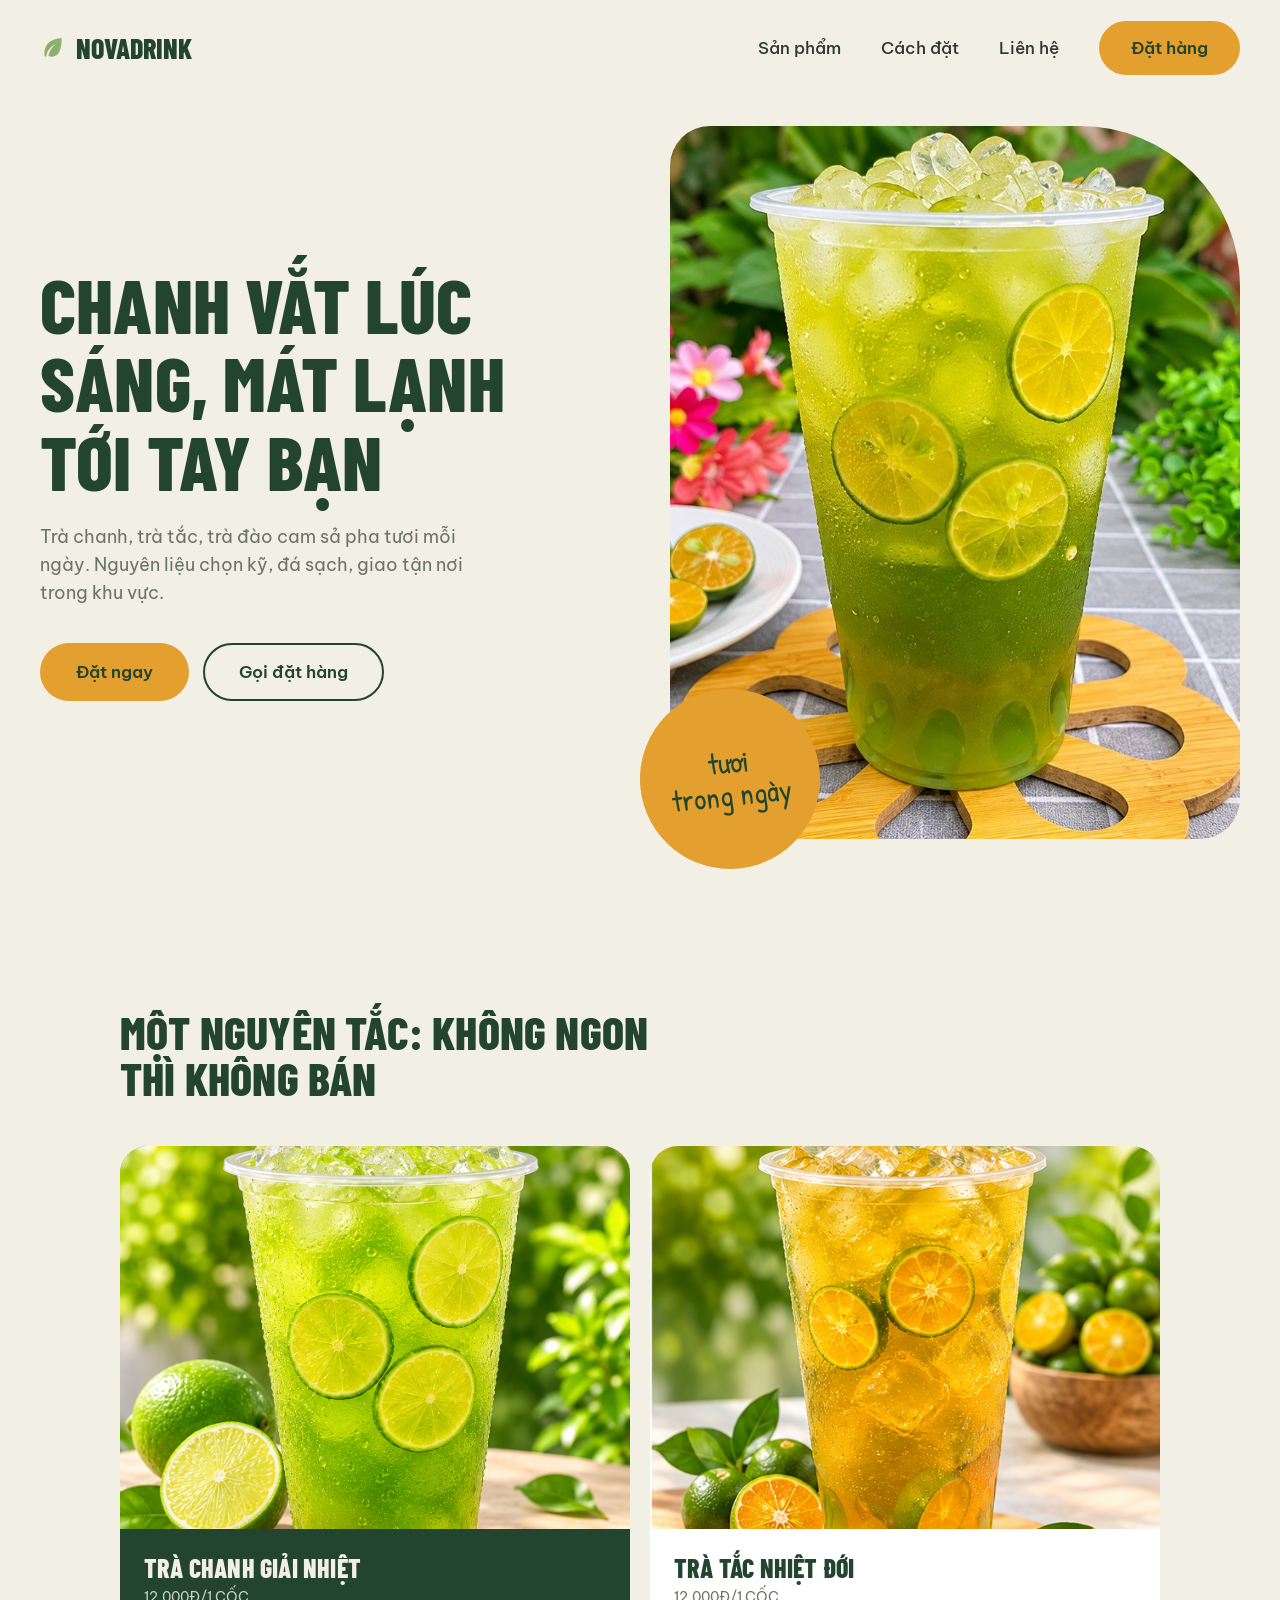
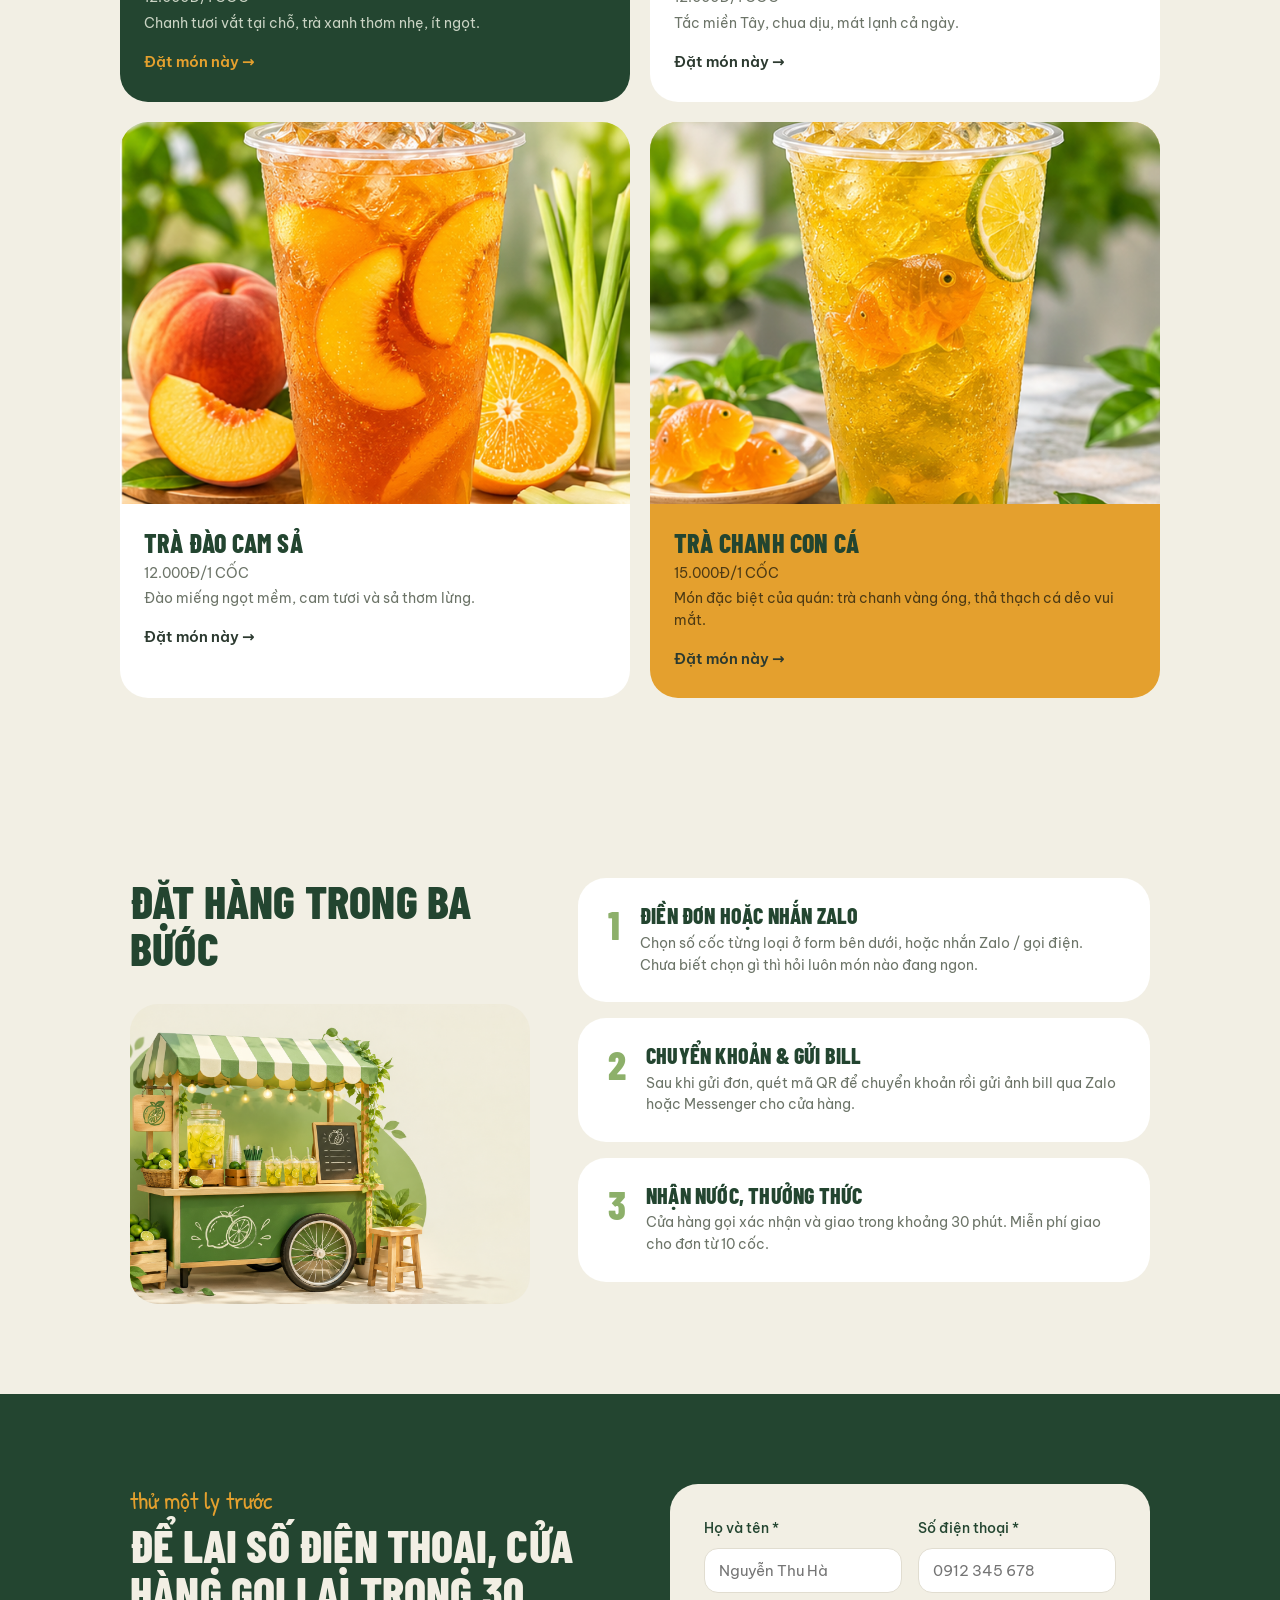
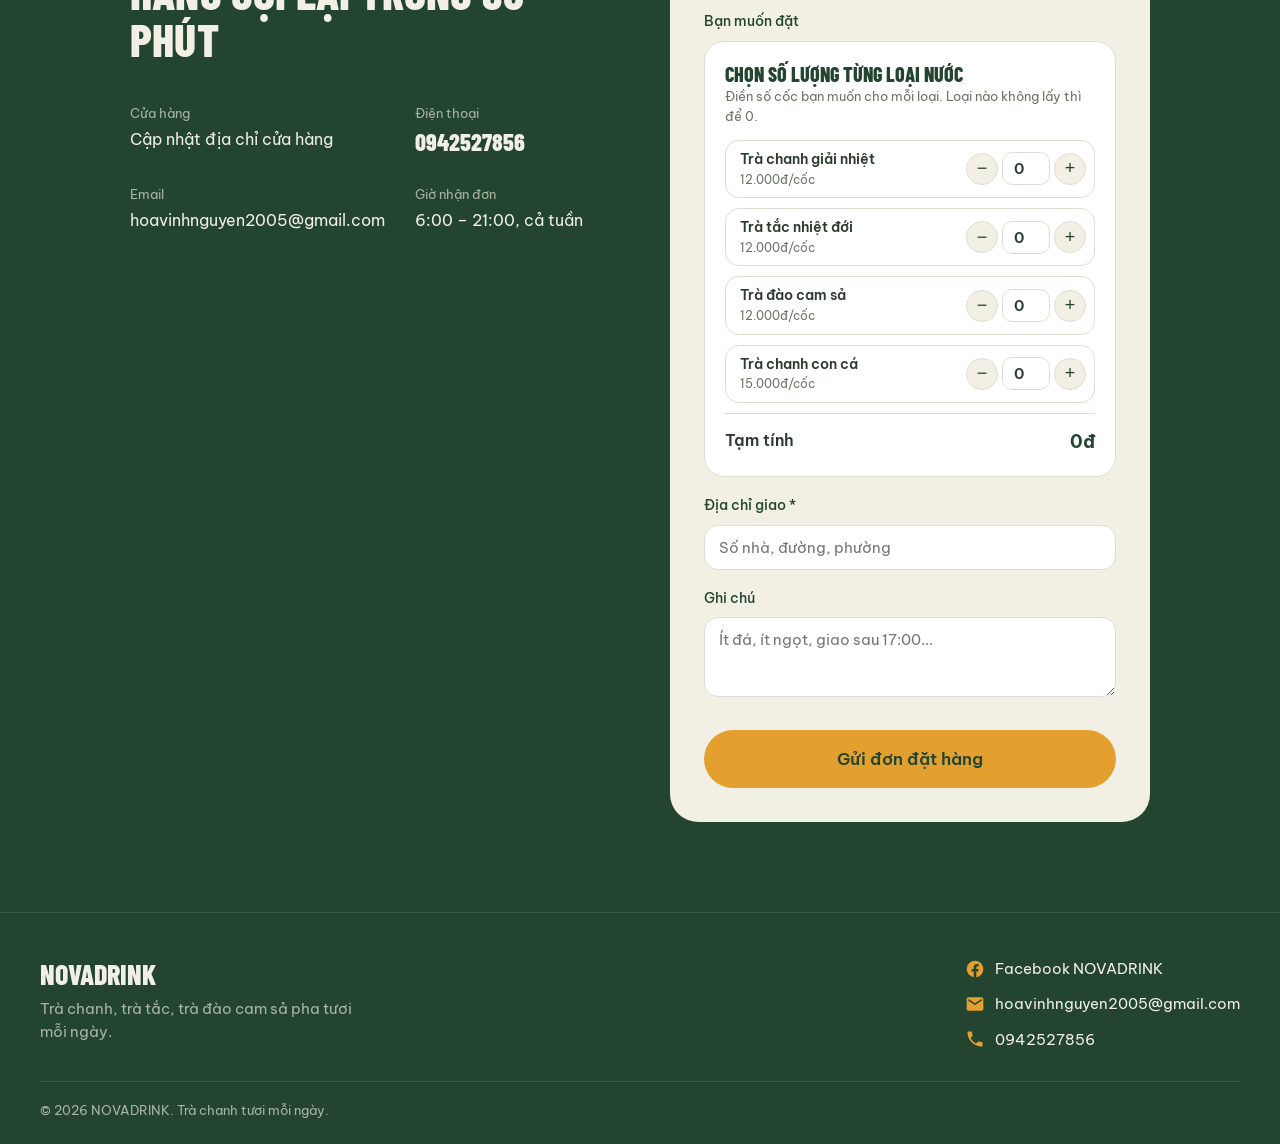
<file: index.html>
<!DOCTYPE html>
<html lang="vi">
<head>
  <meta charset="UTF-8" />
  <meta name="viewport" content="width=device-width, initial-scale=1.0" />
  <title>NOVADRINK – Trà chanh tươi mỗi ngày</title>
  <meta name="description" content="NOVADRINK – trà chanh, trà tắc, trà đào cam sả pha tươi, giao tận nơi." />
  <link rel="preconnect" href="https://fonts.googleapis.com" />
  <link rel="preconnect" href="https://fonts.gstatic.com" crossorigin />
  <link href="https://fonts.googleapis.com/css2?family=Barlow+Condensed:wght@700;800&family=Be+Vietnam+Pro:wght@400;500;600;700&family=Patrick+Hand&display=swap&subset=vietnamese" rel="stylesheet" />
  <link rel="stylesheet" href="css/style.css" />
</head>
<body>

  <!-- HEADER -->
  <header class="header">
    <div class="container">
      <a href="#" class="logo">
        <svg viewBox="0 0 24 24" fill="#8db06a"><path d="M20 3C10 3 4 9 4 17c0 1.4.3 2.6.7 3.5L6 19c.5-4 3-8 9-11-4 3-6.5 6.6-7.2 11.3 1 .5 2.1.7 3.2.7 6.6 0 9-7 9-17z"/></svg>
        NOVADRINK
      </a>
      <button class="menu-toggle" aria-label="Mở menu"><span></span><span></span><span></span></button>
      <nav class="nav">
        <a href="#san-pham">Sản phẩm</a>
        <a href="#cach-dat">Cách đặt</a>
        <a href="#lien-he">Liên hệ</a>
        <a href="#dat-hang" class="btn btn-orange">Đặt hàng</a>
      </nav>
    </div>
  </header>

  <!-- HERO -->
  <section class="hero">
    <div class="container">
      <div class="hero-text">
        <h1>Chanh vắt lúc sáng, mát lạnh tới tay bạn</h1>
        <p>Trà chanh, trà tắc, trà đào cam sả pha tươi mỗi ngày. Nguyên liệu chọn kỹ, đá sạch, giao tận nơi trong khu vực.</p>
        <div class="actions">
          <a href="#dat-hang" class="btn btn-orange">Đặt ngay</a>
          <a href="tel:0942527856" class="btn btn-outline" data-tel>Gọi đặt hàng</a>
        </div>
      </div>
      <div class="hero-img">
        <div class="frame"><img src="images/hero.jpg" alt="Cốc trà tắc mát lạnh" data-ph="🍋" /></div>
        <div class="badge">tươi<br />trong ngày</div>
      </div>
    </div>
  </section>

  <!-- PRODUCTS -->
  <section class="section products" id="san-pham">
    <div class="container">
      <h2>Một nguyên tắc: không ngon thì không bán</h2>
      <div class="grid-2" id="product-grid"><!-- render bằng JS --></div>
    </div>
  </section>

  <!-- STEPS -->
  <section class="section steps" id="cach-dat">
    <div class="container">
      <div>
        <h2>Đặt hàng trong ba bước</h2>
        <div class="side-img"><img src="images/steps.png" alt="Xe trà chanh NOVADRINK" data-ph="🥤" /></div>
      </div>
      <div class="step-list">
        <div class="step">
          <div class="num">1</div>
          <div>
            <h3>Điền đơn hoặc nhắn Zalo</h3>
            <p>Chọn số cốc từng loại ở form bên dưới, hoặc nhắn Zalo / gọi điện. Chưa biết chọn gì thì hỏi luôn món nào đang ngon.</p>
          </div>
        </div>
        <div class="step">
          <div class="num">2</div>
          <div>
            <h3>Chuyển khoản &amp; gửi bill</h3>
            <p>Sau khi gửi đơn, quét mã QR để chuyển khoản rồi gửi ảnh bill qua Zalo hoặc Messenger cho cửa hàng.</p>
          </div>
        </div>
        <div class="step">
          <div class="num">3</div>
          <div>
            <h3>Nhận nước, thưởng thức</h3>
            <p>Cửa hàng gọi xác nhận và giao trong khoảng 30 phút. Miễn phí giao cho đơn từ 10 cốc.</p>
          </div>
        </div>
      </div>
    </div>
  </section>

  <!-- ORDER FORM -->
  <section class="section order" id="dat-hang">
    <div class="container">
      <div id="lien-he">
        <span class="eyebrow">thử một ly trước</span>
        <h2>Để lại số điện thoại, cửa hàng gọi lại trong 30 phút</h2>
        <div class="contact-grid">
          <div><small>Cửa hàng</small><span data-shop="address"></span></div>
          <div><small>Điện thoại</small><a class="big" data-shop="phone" data-tel></a></div>
          <div><small>Email</small><a data-shop="email"></a></div>
          <div><small>Giờ nhận đơn</small><span data-shop="hours"></span></div>
        </div>
      </div>

      <form class="form-card" id="order-form" novalidate>
        <div class="form-row">
          <div class="field">
            <label for="name">Họ và tên *</label>
            <input id="name" name="name" placeholder="Nguyễn Thu Hà" autocomplete="name" />
            <div class="error">Vui lòng nhập họ tên</div>
          </div>
          <div class="field">
            <label for="phone">Số điện thoại *</label>
            <input id="phone" name="phone" type="tel" placeholder="0912 345 678" autocomplete="tel" />
            <div class="error">Số điện thoại không hợp lệ</div>
          </div>
        </div>

        <div class="field">
          <label>Bạn muốn đặt</label>
          <div class="picker" id="picker">
            <h4>Chọn số lượng từng loại nước</h4>
            <p>Điền số cốc bạn muốn cho mỗi loại. Loại nào không lấy thì để 0.</p>
            <div id="qty-list"><!-- render bằng JS --></div>
            <div class="total"><span>Tạm tính</span><strong id="subtotal">0đ</strong></div>
          </div>
          <div class="picker-error">Vui lòng chọn ít nhất 1 cốc</div>
        </div>

        <div class="field">
          <label for="address">Địa chỉ giao *</label>
          <input id="address" name="address" placeholder="Số nhà, đường, phường" autocomplete="street-address" />
          <div class="error">Vui lòng nhập địa chỉ giao</div>
        </div>

        <div class="field">
          <label for="note">Ghi chú</label>
          <textarea id="note" name="note" placeholder="Ít đá, ít ngọt, giao sau 17:00..."></textarea>
        </div>

        <button type="submit" class="btn btn-orange">Gửi đơn đặt hàng</button>
      </form>
    </div>
  </section>

  <footer class="footer">
    <div class="container footer-top">
      <div class="footer-brand">
        <div class="logo">NOVADRINK</div>
        <p>Trà chanh, trà tắc, trà đào cam sả pha tươi mỗi ngày.</p>
      </div>
      <ul class="footer-links">
        <li>
          <svg viewBox="0 0 24 24" aria-hidden="true"><path fill="currentColor" d="M22 12a10 10 0 1 0-11.56 9.88v-6.99H7.9V12h2.54V9.8c0-2.5 1.49-3.89 3.78-3.89 1.09 0 2.24.2 2.24.2v2.46h-1.26c-1.24 0-1.63.77-1.63 1.56V12h2.78l-.44 2.89h-2.34v6.99A10 10 0 0 0 22 12z"/></svg>
          <a data-shop-link="facebook" target="_blank" rel="noopener">Facebook NOVADRINK</a>
        </li>
        <li>
          <svg viewBox="0 0 24 24" aria-hidden="true"><path fill="currentColor" d="M20 4H4a2 2 0 0 0-2 2v12a2 2 0 0 0 2 2h16a2 2 0 0 0 2-2V6a2 2 0 0 0-2-2zm0 4.24-8 5-8-5V6l8 5 8-5v2.24z"/></svg>
          <a data-shop="email"></a>
        </li>
        <li>
          <svg viewBox="0 0 24 24" aria-hidden="true"><path fill="currentColor" d="M6.6 10.8a15.1 15.1 0 0 0 6.6 6.6l2.2-2.2a1 1 0 0 1 1-.25 11.4 11.4 0 0 0 3.6.57 1 1 0 0 1 1 1V20a1 1 0 0 1-1 1A17 17 0 0 1 3 4a1 1 0 0 1 1-1h3.5a1 1 0 0 1 1 1c0 1.25.2 2.45.57 3.57a1 1 0 0 1-.25 1L6.6 10.8z"/></svg>
          <a data-shop="phone" data-tel></a>
        </li>
      </ul>
    </div>
    <div class="container footer-bottom">
      <span>© <span id="year"></span> NOVADRINK. Trà chanh tươi mỗi ngày.</span>
    </div>
  </footer>

  <script src="js/config.js"></script>
  <script src="js/main.js"></script>
  <script src="js/common.js"></script>
</body>
</html>
</file>
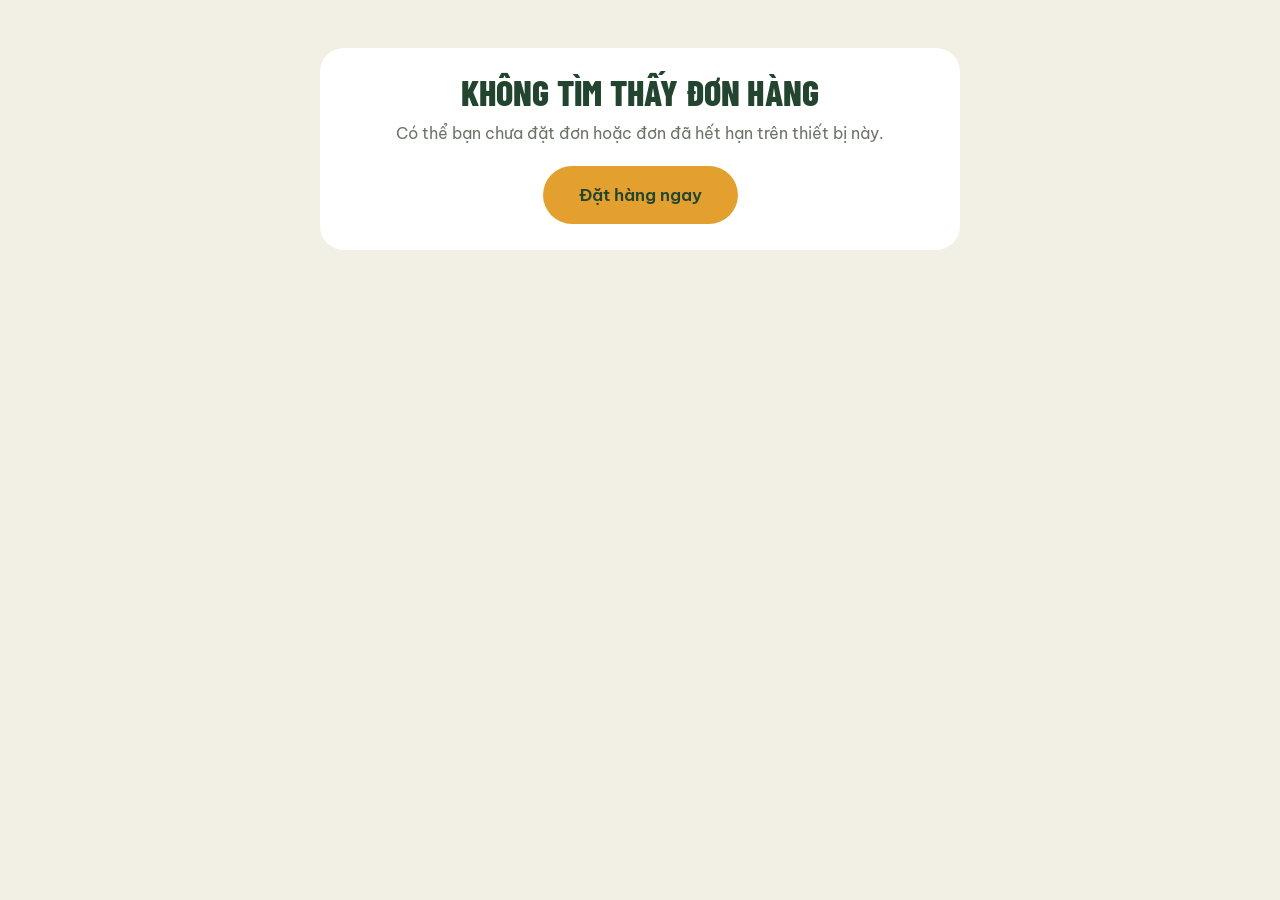
<file: order.html>
<!DOCTYPE html>
<html lang="vi">
<head>
  <meta charset="UTF-8" />
  <meta name="viewport" content="width=device-width, initial-scale=1.0" />
  <title>Đơn hàng – NOVADRINK</title>
  <link rel="preconnect" href="https://fonts.googleapis.com" />
  <link rel="preconnect" href="https://fonts.gstatic.com" crossorigin />
  <link href="https://fonts.googleapis.com/css2?family=Barlow+Condensed:wght@700;800&family=Be+Vietnam+Pro:wght@400;500;600;700&family=Patrick+Hand&display=swap&subset=vietnamese" rel="stylesheet" />
  <link rel="stylesheet" href="css/style.css" />
  <style>
    .wrap { width: min(640px, 100% - 32px); margin: 48px auto 70px; }
    .head { text-align: center; margin-bottom: 26px; }
    .pill { display: inline-flex; align-items: center; gap: 8px; background: var(--green-tint); color: var(--green); font-size: 13px; font-weight: 600; padding: 6px 14px; border-radius: 999px; margin-bottom: 14px; }
    .pill::before { content: ""; width: 8px; height: 8px; border-radius: 50%; background: var(--green-soft); }
    .head h1 { font-size: clamp(34px, 6vw, 46px); margin-bottom: 10px; }
    .head p { color: var(--muted); font-size: 15px; max-width: 460px; margin: 0 auto; }
    .box { background: var(--white); border-radius: 24px; padding: 26px; margin-bottom: 16px; }
    .box h2 { font-size: 22px; margin-bottom: 16px; display: flex; justify-content: space-between; align-items: baseline; gap: 10px; }
    .box h2 small { font: 600 14px var(--font-body); text-transform: none; color: var(--muted); }
    .info { display: grid; grid-template-columns: 1fr 1fr; gap: 14px 20px; }
    .info .full { grid-column: 1 / -1; }
    .k { font-size: 12px; color: var(--muted); }
    .v { font-weight: 600; color: var(--green); word-break: break-word; }
    .item { display: flex; justify-content: space-between; gap: 12px; padding: 12px 0; border-bottom: 1px solid var(--line); }
    .item .v small { display: block; font-weight: 400; font-size: 13px; color: var(--muted); }
    .sum { display: flex; justify-content: space-between; align-items: center; padding-top: 14px; }
    .sum strong { font: 800 30px var(--font-head); color: var(--green); }
    .hint { font-size: 13px; color: var(--muted); margin-top: 6px; }
    .pay { background: var(--cream); border-radius: 18px; padding: 18px; display: grid; grid-template-columns: 200px 1fr; gap: 20px; align-items: start; }
    .qr { background: var(--white); border-radius: 14px; padding: 8px; aspect-ratio: 1; display: grid; place-items: center; text-align: center; font-size: 13px; color: var(--muted); }
    .qr img { width: 100%; height: auto; border-radius: 8px; }
    .pay .row { margin-bottom: 10px; }
    .copy { margin-left: 6px; font: 600 11px var(--font-body); border: 1px solid var(--line); background: var(--white); color: var(--green); border-radius: 999px; padding: 2px 9px; cursor: pointer; vertical-align: middle; }
    .copy.done { background: var(--green-soft); border-color: var(--green-soft); }
    .actions { display: flex; flex-wrap: wrap; gap: 10px; margin-top: 18px; }
    .actions .btn { padding: 12px 20px; font-size: 15px; flex: 1 1 auto; }
    .back { display: block; text-align: center; margin-top: 22px; color: var(--green); font-weight: 600; }
    .back:hover { color: var(--orange); }
    .empty { text-align: center; }
    .empty p { color: var(--muted); margin: 10px 0 20px; }
    @media (max-width: 560px) {
      .pay { grid-template-columns: 1fr; }
      .qr { max-width: 240px; width: 100%; margin: 0 auto; }
      .info { grid-template-columns: 1fr; }
    }
    @media print { .actions, .back, .copy { display: none; } body { background: #fff; } }
  </style>
</head>
<body>
  <main class="wrap" id="app"></main>

  <script src="js/config.js"></script>
  <script>
    const app = document.getElementById("app");
    const esc = (s) => String(s ?? "").replace(/[&<>"']/g, (c) => ({ "&": "&amp;", "<": "&lt;", ">": "&gt;", '"': "&quot;", "'": "&#39;" }[c]));

    let order = null;
    try { order = JSON.parse(localStorage.getItem("novadrink_order")); } catch (_) {}
    const codeInUrl = new URLSearchParams(location.search).get("code");
    if (order && codeInUrl && order.code !== codeInUrl) order = null;

    if (!order) {
      app.innerHTML = `
        <div class="box empty">
          <h1 style="font-size:36px">Không tìm thấy đơn hàng</h1>
          <p>Có thể bạn chưa đặt đơn hoặc đơn đã hết hạn trên thiết bị này.</p>
          <a href="index.html#dat-hang" class="btn btn-orange">Đặt hàng ngay</a>
        </div>`;
    } else {
      const b = SHOP.bank;
      const transferNote = `${order.code} ${order.phone}`;
      const qrUrl =
        `https://img.vietqr.io/image/${encodeURIComponent(b.bankId)}-${encodeURIComponent(b.accountNo)}-compact2.png` +
        `?amount=${order.total}&addInfo=${encodeURIComponent(transferNote)}&accountName=${encodeURIComponent(b.accountName)}`;
      const time = new Date(order.createdAt).toLocaleString("vi-VN", { hour: "2-digit", minute: "2-digit", day: "2-digit", month: "2-digit", year: "numeric" });
      const cups = order.items.reduce((s, it) => s + it.qty, 0);

      app.innerHTML = `
        <div class="head">
          <span class="pill">Đơn đã được ghi nhận</span>
          <h1>Cảm ơn bạn đã đặt hàng</h1>
          <p>Chúng tôi đã nhận đơn và sẽ gọi lại để xác nhận trước khi pha chế. Bạn giữ trang này để đối chiếu khi cần.</p>
        </div>

        <section class="box">
          <h2>Thông tin đơn hàng <small>Mã đơn: ${esc(order.code)}</small></h2>
          <div class="info">
            <div><div class="k">Người nhận</div><div class="v">${esc(order.name)}</div></div>
            <div><div class="k">Số điện thoại</div><div class="v">${esc(order.phone)}</div></div>
            <div class="full"><div class="k">Địa chỉ giao</div><div class="v">${esc(order.address)}</div></div>
            ${order.note ? `<div class="full"><div class="k">Ghi chú</div><div class="v">${esc(order.note)}</div></div>` : ""}
            <div class="full"><div class="k">Thời gian đặt</div><div class="v">${time}</div></div>
          </div>
        </section>

        <section class="box">
          <h2>Món trong đơn <small>${cups} cốc</small></h2>
          ${order.items.map((it) => `
            <div class="item">
              <div class="v">${esc(it.name)}<small>Số lượng: ${it.qty} × ${formatVND(it.price)}</small></div>
              <div class="v">${formatVND(it.qty * it.price)}</div>
            </div>`).join("")}
          <div class="sum"><span class="k" style="font-size:14px">Tổng thanh toán</span><strong>${formatVND(order.total)}</strong></div>
          <p class="hint">Phí giao (nếu có) nhân viên sẽ báo khi gọi xác nhận đơn.</p>
        </section>

        <section class="box">
          <h2>Chuyển khoản và gửi bill</h2>
          <div class="pay">
            <div class="qr" id="qr">Đang tạo mã QR…</div>
            <div>
              <div class="row"><div class="k">Ngân hàng</div><div class="v">${esc(b.bankName)}</div></div>
              <div class="row"><div class="k">Số tài khoản</div><div class="v">${esc(b.accountNo)}<button class="copy" data-copy="${esc(b.accountNo)}">Sao chép</button></div></div>
              <div class="row"><div class="k">Chủ tài khoản</div><div class="v">${esc(b.accountName)}</div></div>
              <div class="row"><div class="k">Số tiền</div><div class="v">${formatVND(order.total)}<button class="copy" data-copy="${order.total}">Sao chép</button></div></div>
              <div class="row"><div class="k">Nội dung chuyển khoản</div><div class="v">${esc(transferNote)}<button class="copy" data-copy="${esc(transferNote)}">Sao chép</button></div></div>
            </div>
          </div>
          <p class="hint">Quét mã QR bằng app ngân hàng (số tiền và nội dung đã điền sẵn). Sau khi chuyển, chụp màn hình giao dịch và gửi qua Zalo hoặc Messenger để cửa hàng đối chiếu nhanh.</p>
          <div class="actions">
            <a class="btn btn-leaf" href="${esc(SHOP.zalo)}" target="_blank" rel="noopener">Gửi bill qua Zalo</a>
            <a class="btn btn-green" href="${esc(SHOP.messenger)}" target="_blank" rel="noopener">Gửi bill qua Messenger</a>
            <a class="btn btn-outline" href="tel:${esc(SHOP.phone)}">Gọi xác nhận đơn</a>
          </div>
        </section>

        <a href="index.html" class="back">← Về trang chủ</a>`;

      // QR
      const img = new Image();
      img.alt = "Mã QR chuyển khoản";
      img.onload = () => document.getElementById("qr").replaceChildren(img);
      img.onerror = () => { img.onerror = null; img.src = "images/qr-bidv.jpg"; }; // dự phòng: QR tĩnh (không kèm số tiền)
      img.src = qrUrl;

      // Sao chép
      app.addEventListener("click", async (e) => {
        const btn = e.target.closest("[data-copy]");
        if (!btn) return;
        try { await navigator.clipboard.writeText(btn.dataset.copy); } catch (_) {
          const t = document.createElement("textarea"); t.value = btn.dataset.copy;
          document.body.appendChild(t); t.select(); document.execCommand("copy"); t.remove();
        }
        btn.textContent = "Đã chép"; btn.classList.add("done");
        setTimeout(() => { btn.textContent = "Sao chép"; btn.classList.remove("done"); }, 1500);
      });
    }
  </script>
</body>
</html>
</file>
<file: css/style.css>
:root {
  --cream: #f2efe4;
  --green: #234530;
  --green-soft: #8db06a;
  --green-tint: #e2ead4;
  --orange: #e4a02e;
  --white: #fff;
  --text: #2c3a30;
  --muted: #6c7468;
  --line: #e1ddd0;
  --radius: 28px;
  --font-head: "Barlow Condensed", "Arial Narrow", sans-serif;
  --font-body: "Be Vietnam Pro", system-ui, sans-serif;
  --font-hand: "Patrick Hand", cursive;
}

* { box-sizing: border-box; margin: 0; padding: 0; }
html { scroll-behavior: smooth; }
body {
  font-family: var(--font-body);
  background: var(--cream);
  color: var(--text);
  line-height: 1.55;
  -webkit-font-smoothing: antialiased;
}
img { display: block; max-width: 100%; }
a { color: inherit; text-decoration: none; }
.container { width: min(1200px, 100% - 32px); margin-inline: auto; }

h1, h2, h3 {
  font-family: var(--font-head);
  font-weight: 800;
  text-transform: uppercase;
  color: var(--green);
  line-height: 1.02;
  letter-spacing: .2px;
}
h1 { font-size: clamp(44px, 6vw, 84px); }
h2 { font-size: clamp(32px, 4vw, 46px); }
h3 { font-size: 26px; }

/* ---------- Buttons ---------- */
.btn {
  display: inline-flex; align-items: center; justify-content: center; gap: 8px;
  font: 600 17px var(--font-body);
  padding: 16px 34px; border-radius: 999px; border: 2px solid transparent;
  cursor: pointer; transition: transform .15s, background .2s, color .2s;
}
.btn:hover { transform: translateY(-2px); }
.btn-orange { background: var(--orange); color: var(--green); }
.btn-outline { border-color: var(--green); color: var(--green); background: transparent; }
.btn-outline:hover { background: var(--green); color: var(--cream); }
.btn-green { background: var(--green); color: var(--cream); }
.btn-leaf { background: var(--green-soft); color: var(--green); }

/* ---------- Header ---------- */
.header { position: sticky; top: 0; z-index: 50; background: rgba(242,239,228,.92); backdrop-filter: blur(8px); }
.header .container { display: flex; align-items: center; justify-content: space-between; height: 96px; }
.logo { display: flex; align-items: center; gap: 10px; font: 800 28px var(--font-head); color: var(--green); }
.logo svg { width: 26px; height: 26px; }
.nav { display: flex; align-items: center; gap: 40px; font-weight: 500; font-size: 17px; }
.nav a:not(.btn):hover { color: var(--orange); }
.nav .btn { padding: 14px 30px; }
.menu-toggle { display: none; background: none; border: 0; cursor: pointer; }
.menu-toggle span { display: block; width: 26px; height: 3px; background: var(--green); margin: 5px 0; border-radius: 2px; }

/* ---------- Hero ---------- */
.hero { padding: 30px 0 80px; }
.hero .container { display: grid; grid-template-columns: 1fr 1fr; gap: 60px; align-items: center; }
.hero-text p { font-size: 18px; color: var(--muted); max-width: 460px; margin: 24px 0 36px; }
.hero-text .actions { display: flex; gap: 14px; flex-wrap: wrap; }
.hero-img { position: relative; }
.hero-img .frame {
  border-radius: 40px 160px 40px 40px; overflow: hidden; aspect-ratio: 4 / 5;
  background: linear-gradient(160deg, #c8dd7a, #6f9a3a);
}
.hero-img img { width: 100%; height: 100%; object-fit: cover; }
.badge {
  position: absolute; left: -30px; bottom: -30px;
  width: 180px; height: 180px; border-radius: 50%;
  background: var(--orange); color: var(--green);
  display: grid; place-items: center; text-align: center;
  font: 30px/1.1 var(--font-hand); transform: rotate(-6deg);
}

/* ---------- Image placeholder (khi chưa có ảnh) ---------- */
.ph {
  width: 100%; height: 100%; display: grid; place-items: center;
  background: linear-gradient(150deg, #d9e8a2, #9cc25a 60%, #6d9a35);
  color: var(--green); font: 72px var(--font-hand);
}

/* ---------- Sections ---------- */
section { scroll-margin-top: 96px; }
.section { padding: 90px 0; }
.eyebrow { font: 24px var(--font-hand); color: var(--orange); display: block; margin-bottom: 6px; }

/* Products */
.products .container { max-width: 1040px; }
.products h2 { max-width: 560px; margin-bottom: 44px; }
.grid-2 { display: grid; grid-template-columns: repeat(2, 1fr); gap: 20px; }
.card { border-radius: var(--radius); overflow: hidden; background: var(--white); display: flex; flex-direction: column; transition: transform .2s; }
.card:hover { transform: translateY(-4px); }
.card .thumb { aspect-ratio: 4 / 3; overflow: hidden; background: var(--green-tint); }
.card .thumb img { width: 100%; height: 100%; object-fit: cover; object-position: center 30%; transition: transform .4s; }
.card:hover .thumb img { transform: scale(1.04); }
.card .body { padding: 26px 24px 28px; flex: 1; }
.card .price { font-size: 14px; text-transform: uppercase; color: var(--muted); margin: 6px 0 4px; }
.card .desc { font-size: 14px; color: var(--muted); margin-bottom: 14px; }
.card .order-link { font-weight: 600; font-size: 15px; display: inline-flex; gap: 6px; }
.card .order-link:hover { text-decoration: underline; }
.card.dark { background: var(--green); }
.card.dark h3 { color: var(--cream); }
.card.dark .price, .card.dark .desc { color: #c9d3c3; }
.card.dark .order-link { color: var(--orange); }
.card.orange { background: var(--orange); }
.card.orange .price, .card.orange .desc { color: #4d3a14; }

/* Steps */
.steps .container { display: grid; grid-template-columns: 400px 1fr; gap: 48px; max-width: 1020px; }
.steps h2 { margin-bottom: 32px; }
.steps .side-img { border-radius: var(--radius); overflow: hidden; aspect-ratio: 4 / 3; }
.steps .side-img img { width: 100%; height: 100%; object-fit: cover; object-position: 30% center; }
.step-list { display: grid; gap: 16px; align-content: start; }
.step { background: var(--white); border-radius: var(--radius); padding: 26px 30px; display: flex; gap: 20px; }
.step .num { font: 800 40px/1 var(--font-head); color: var(--green-soft); }
.step h3 { font-size: 22px; margin-bottom: 6px; }
.step p { font-size: 14px; color: var(--muted); }

/* Order */
.order { background: var(--green); color: var(--cream); }
.order .container { display: grid; grid-template-columns: 1fr 480px; gap: 50px; max-width: 1020px; }
.order h2 { color: var(--cream); margin-bottom: 40px; }
.contact-grid { display: grid; grid-template-columns: 1fr 1fr; gap: 26px 30px; }
.contact-grid small { display: block; color: #a7b5a3; font-size: 13px; margin-bottom: 4px; }
.contact-grid .big { font: 800 24px var(--font-head); }
.contact-grid a:hover { color: var(--orange); }

.form-card { background: var(--cream); color: var(--text); border-radius: var(--radius); padding: 34px; }
.form-row { display: grid; grid-template-columns: 1fr 1fr; gap: 16px; }
.field { margin-bottom: 18px; }
.field label { display: block; font-size: 14px; font-weight: 500; margin-bottom: 8px; color: var(--green); }
.field input, .field textarea {
  width: 100%; font: 15px var(--font-body); color: var(--text);
  padding: 12px 14px; border-radius: 14px; border: 1px solid var(--line); background: var(--white);
  outline: none; transition: border .2s, box-shadow .2s;
}
.field input:focus, .field textarea:focus { border-color: var(--green-soft); box-shadow: 0 0 0 3px rgba(141,176,106,.25); }
.field textarea { min-height: 80px; resize: vertical; }
.field .error { color: #c0392b; font-size: 12px; margin-top: 4px; display: none; }
.field.invalid input { border-color: #c0392b; }
.field.invalid .error { display: block; }

.picker { background: var(--white); border: 1px solid var(--line); border-radius: 20px; padding: 20px; }
.picker h4 { font: 800 20px var(--font-head); text-transform: uppercase; color: var(--green); }
.picker > p { font-size: 13px; color: var(--muted); margin-bottom: 14px; }
.qty-row {
  display: flex; align-items: center; justify-content: space-between; gap: 10px;
  border: 1px solid var(--line); border-radius: 14px; padding: 8px 8px 8px 14px; margin-bottom: 10px;
}
.qty-row .name { font-size: 14px; font-weight: 600; }
.qty-row .name small { display: block; font-weight: 400; color: var(--muted); font-size: 12px; }
.stepper { display: flex; align-items: center; gap: 4px; }
.stepper button {
  width: 32px; height: 32px; border-radius: 50%; border: 1px solid var(--line);
  background: var(--cream); color: var(--green); font-size: 18px; cursor: pointer;
}
.stepper button:hover { background: var(--green-tint); }
.stepper input { width: 48px; text-align: center; padding: 6px; border-radius: 10px; border: 1px solid var(--line); font: 600 15px var(--font-body); }
.picker .total { display: flex; justify-content: space-between; border-top: 1px solid var(--line); padding-top: 14px; margin-top: 6px; font-weight: 600; }
.picker .total strong { color: var(--green); font-size: 18px; }
.picker-error { color: #c0392b; font-size: 12px; margin-top: 8px; display: none; }
.picker.invalid { border-color: #c0392b; }
.picker.invalid + .picker-error { display: block; }
.form-card .btn { width: 100%; margin-top: 8px; }

/* Footer */
.footer { background: var(--green); color: #a7b5a3; border-top: 1px solid rgba(255,255,255,.1); font-size: 15px; }
.footer-top { display: flex; justify-content: space-between; flex-wrap: wrap; gap: 28px; padding: 44px 0 30px; }
.footer .logo { color: var(--cream); margin-bottom: 6px; }
.footer-brand p { max-width: 320px; }
.footer-links { list-style: none; display: grid; gap: 12px; }
.footer-links li { display: flex; align-items: center; gap: 10px; color: var(--cream); }
.footer-links svg { width: 20px; height: 20px; color: var(--orange); flex: none; }
.footer-links a { word-break: break-all; }
.footer-links a:hover { color: var(--orange); }
.footer-bottom { border-top: 1px solid rgba(255,255,255,.1); padding: 18px 0 24px; font-size: 13px; }

/* ---------- Responsive ---------- */
@media (max-width: 960px) {
  .hero .container, .steps .container, .order .container { grid-template-columns: 1fr; }
  .hero-img { max-width: 520px; margin: 0 auto 30px; }
  .badge { left: 0; width: 140px; height: 140px; font-size: 24px; }
  .menu-toggle { display: block; }
  .nav {
    position: absolute; top: 96px; left: 0; right: 0; background: var(--cream);
    flex-direction: column; padding: 20px; gap: 18px; display: none;
    box-shadow: 0 10px 20px rgba(0,0,0,.06);
  }
  .nav.open { display: flex; }
}
@media (max-width: 640px) {
  .grid-2, .form-row, .contact-grid { grid-template-columns: 1fr; }
  .form-card { padding: 22px; }
  .section { padding: 64px 0; }
}
</file>
